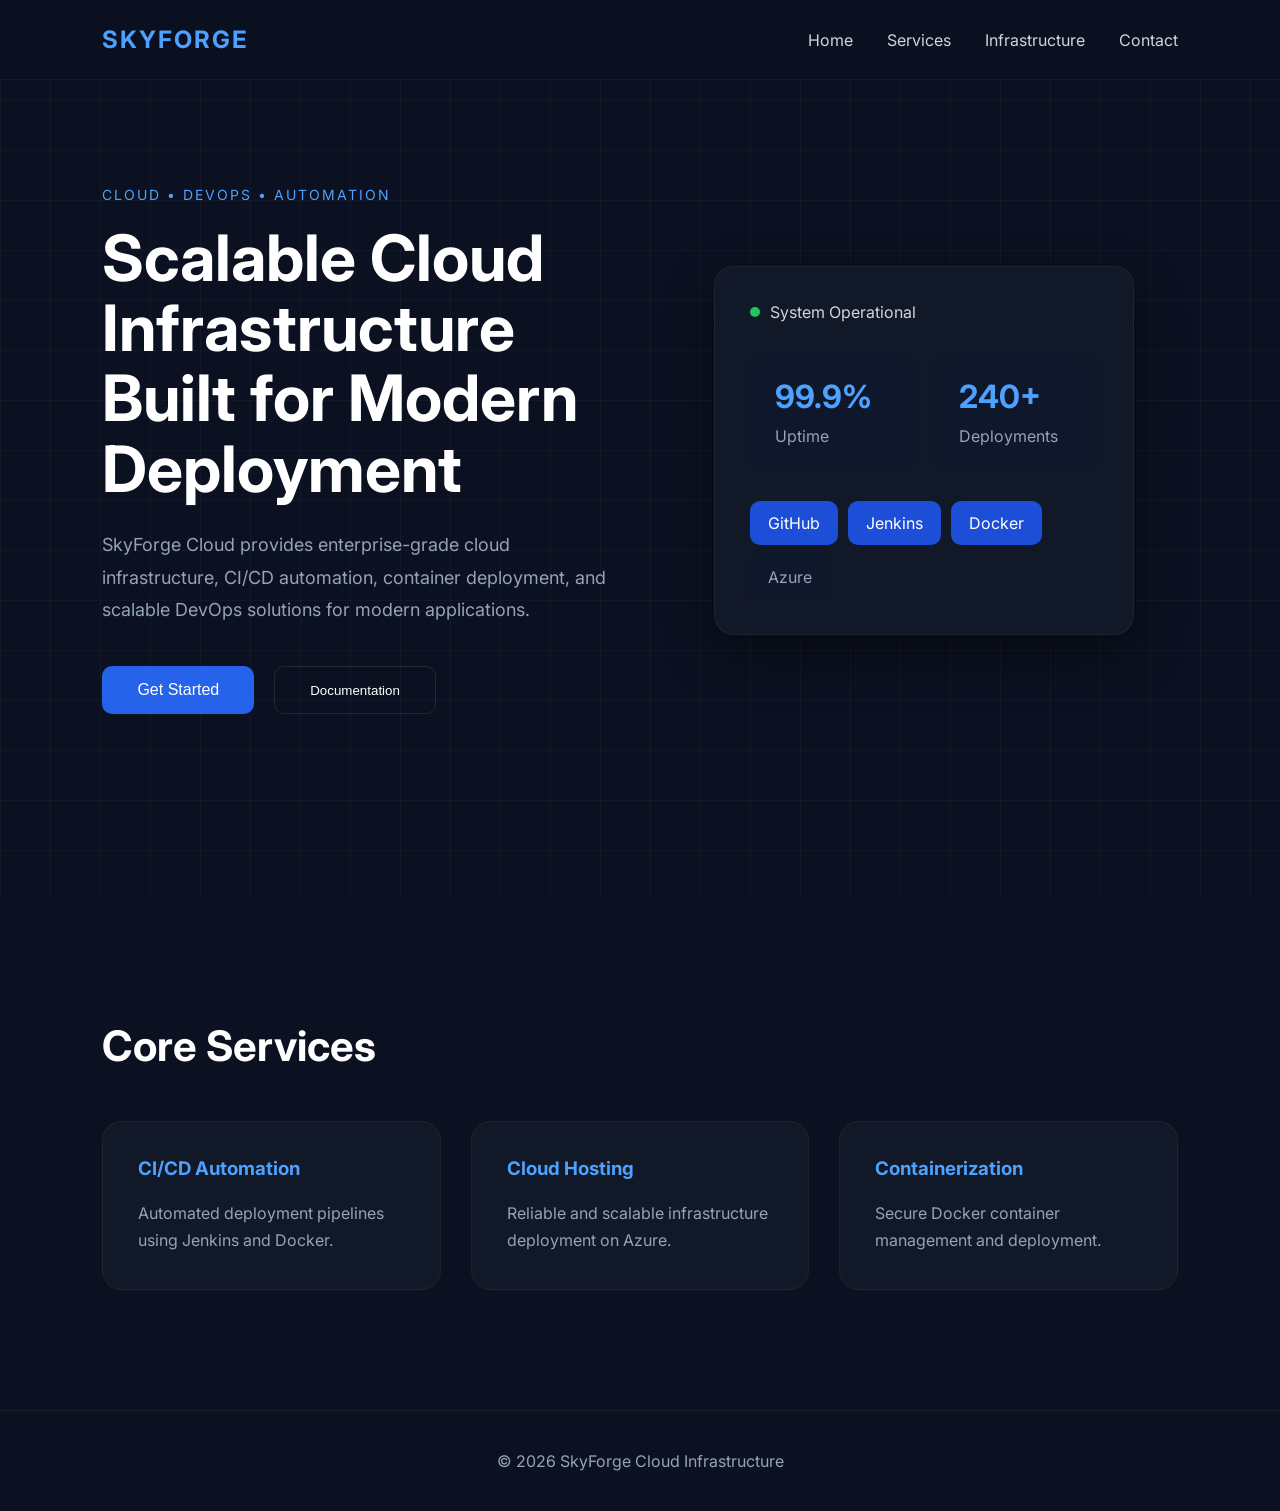
<file: index.html>
<!DOCTYPE html>
<html lang="en">
<head>
    <meta charset="UTF-8">
    <meta name="viewport" content="width=device-width, initial-scale=1.0">
    <title>SkyForge Cloud</title>

    <link rel="stylesheet" href="style.css">

    <link href="https://fonts.googleapis.com/css2?family=Inter:wght@300;400;500;600;700&display=swap" rel="stylesheet">
</head>
<body>

    <!-- BACKGROUND GRID -->

    <div class="grid-bg"></div>

    <!-- NAVBAR -->

    <header>

        <div class="logo">
            SKYFORGE
        </div>

        <nav>
            <a href="index.html">Home</a>
            <a href="services.html">Services</a>
            <a href="solutions.html">Infrastructure</a>
            <a href="contact.html">Contact</a>
        </nav>

    </header>

    <!-- HERO SECTION -->

    <section class="hero">

        <div class="hero-left">

            <p class="tag">
                CLOUD • DEVOPS • AUTOMATION
            </p>

            <h1>
                Scalable Cloud Infrastructure
                Built for Modern Deployment
            </h1>

            <p class="description">
                SkyForge Cloud provides enterprise-grade
                cloud infrastructure, CI/CD automation,
                container deployment, and scalable DevOps
                solutions for modern applications.
            </p>

            <div class="buttons">

                <button class="primary-btn">
                    Get Started
                </button>

                <button class="secondary-btn">
                    Documentation
                </button>

            </div>

        </div>

        <!-- RIGHT PANEL -->

        <div class="hero-right">

            <div class="dashboard-card">

                <div class="status">
                    <span class="dot"></span>
                    System Operational
                </div>

                <div class="stats">

                    <div class="stat-box">
                        <h2>99.9%</h2>
                        <p>Uptime</p>
                    </div>

                    <div class="stat-box">
                        <h2>240+</h2>
                        <p>Deployments</p>
                    </div>

                </div>

                <div class="pipeline">
                    <div class="pipe active">GitHub</div>
                    <div class="pipe active">Jenkins</div>
                    <div class="pipe active">Docker</div>
                    <div class="pipe">Azure</div>
                </div>

            </div>

        </div>

    </section>

    <!-- SERVICES -->

    <section class="services">

        <h2>Core Services</h2>

        <div class="service-container">

            <div class="service-card">
                <h3>CI/CD Automation</h3>
                <p>
                    Automated deployment pipelines using Jenkins and Docker.
                </p>
            </div>

            <div class="service-card">
                <h3>Cloud Hosting</h3>
                <p>
                    Reliable and scalable infrastructure deployment on Azure.
                </p>
            </div>

            <div class="service-card">
                <h3>Containerization</h3>
                <p>
                    Secure Docker container management and deployment.
                </p>
            </div>

        </div>

    </section>

    <!-- FOOTER -->

    <footer>
        <p>© 2026 SkyForge Cloud Infrastructure</p>
    </footer>

</body>
</html>
</file>
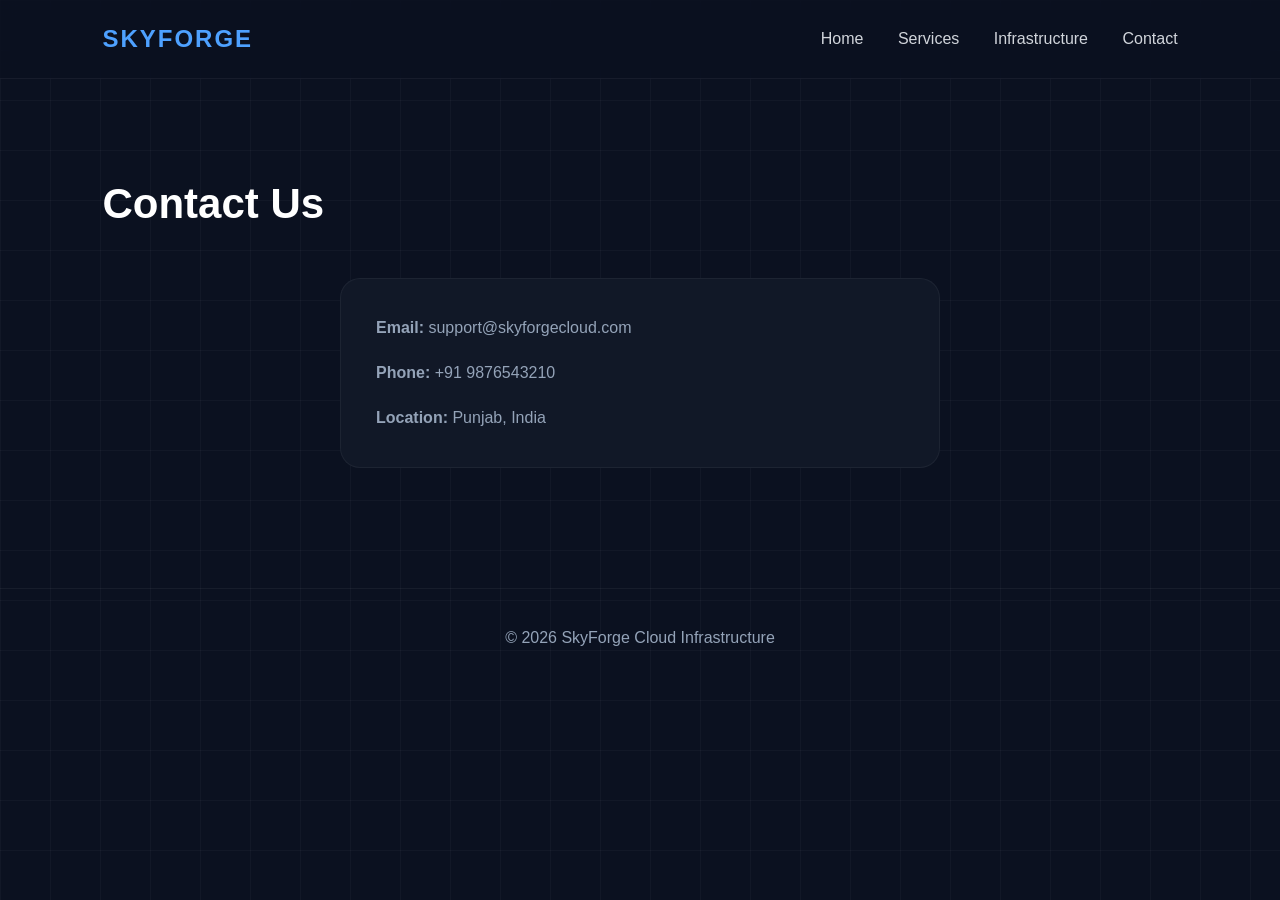
<file: contact.html>
<!DOCTYPE html>
<html lang="en">
<head>
    <meta charset="UTF-8">
    <meta name="viewport" content="width=device-width, initial-scale=1.0">
    <title>Contact | SkyForge</title>
    <link rel="stylesheet" href="style.css">
</head>
<body>

<div class="grid-bg"></div>

<header>
    <div class="logo">SKYFORGE</div>

    <nav>
        <a href="index.html">Home</a>
        <a href="services.html">Services</a>
        <a href="solutions.html">Infrastructure</a>
        <a href="contact.html">Contact</a>
    </nav>
</header>

<section class="services" style="padding-top:180px;">

    <h2>Contact Us</h2>

    <div class="service-card" style="max-width:600px; margin:auto;">

        <p><strong>Email:</strong> support@skyforgecloud.com</p>
        <br>
        <p><strong>Phone:</strong> +91 9876543210</p>
        <br>
        <p><strong>Location:</strong> Punjab, India</p>

    </div>

</section>

<footer>
    <p>© 2026 SkyForge Cloud Infrastructure</p>
</footer>

</body>
</html>
</file>
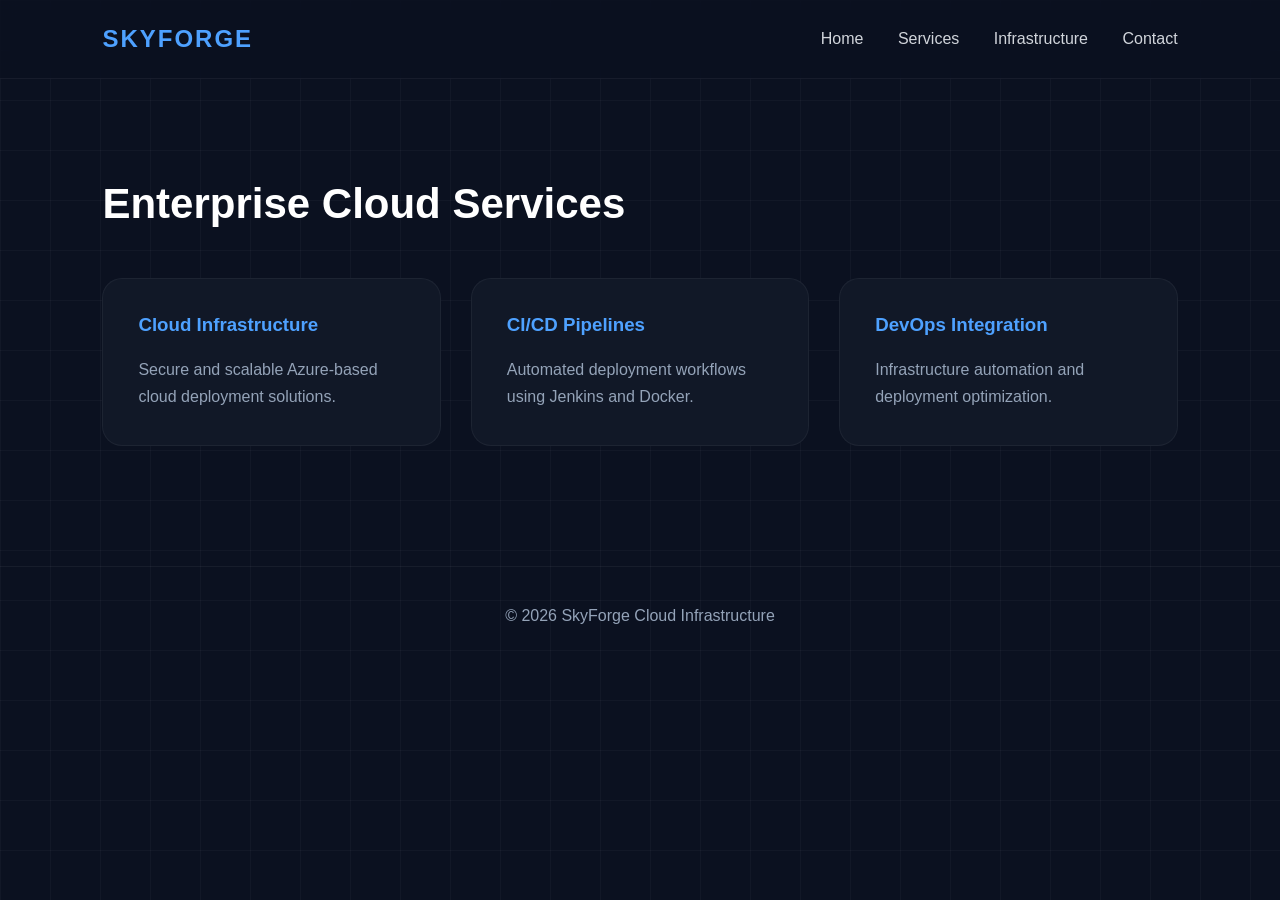
<file: services.html>
<!DOCTYPE html>
<html lang="en">
<head>
    <meta charset="UTF-8">
    <meta name="viewport" content="width=device-width, initial-scale=1.0">
    <title>Services | SkyForge</title>
    <link rel="stylesheet" href="style.css">
</head>
<body>

<div class="grid-bg"></div>

<header>
    <div class="logo">SKYFORGE</div>

    <nav>
        <a href="index.html">Home</a>
        <a href="services.html">Services</a>
        <a href="solutions.html">Infrastructure</a>
        <a href="contact.html">Contact</a>
    </nav>
</header>

<section class="services" style="padding-top:180px;">

    <h2>Enterprise Cloud Services</h2>

    <div class="service-container">

        <div class="service-card">
            <h3>Cloud Infrastructure</h3>
            <p>Secure and scalable Azure-based cloud deployment solutions.</p>
        </div>

        <div class="service-card">
            <h3>CI/CD Pipelines</h3>
            <p>Automated deployment workflows using Jenkins and Docker.</p>
        </div>

        <div class="service-card">
            <h3>DevOps Integration</h3>
            <p>Infrastructure automation and deployment optimization.</p>
        </div>

    </div>

</section>

<footer>
    <p>© 2026 SkyForge Cloud Infrastructure</p>
</footer>

</body>
</html>
</file>
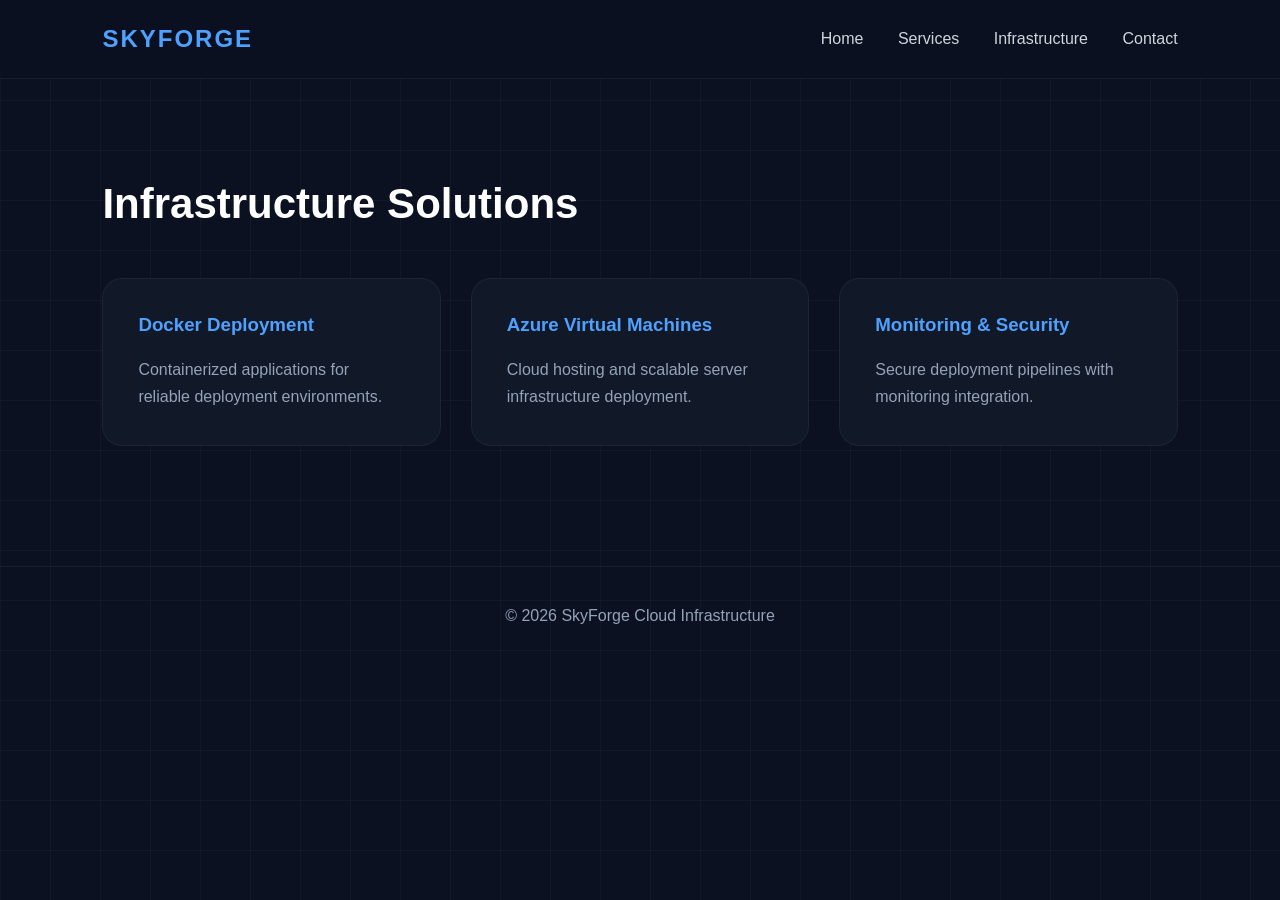
<file: solutions.html>
<!DOCTYPE html>
<html lang="en">
<head>
    <meta charset="UTF-8">
    <meta name="viewport" content="width=device-width, initial-scale=1.0">
    <title>Infrastructure | SkyForge</title>
    <link rel="stylesheet" href="style.css">
</head>
<body>

<div class="grid-bg"></div>

<header>
    <div class="logo">SKYFORGE</div>

    <nav>
        <a href="index.html">Home</a>
        <a href="services.html">Services</a>
        <a href="solutions.html">Infrastructure</a>
        <a href="contact.html">Contact</a>
    </nav>
</header>

<section class="services" style="padding-top:180px;">

    <h2>Infrastructure Solutions</h2>

    <div class="service-container">

        <div class="service-card">
            <h3>Docker Deployment</h3>
            <p>Containerized applications for reliable deployment environments.</p>
        </div>

        <div class="service-card">
            <h3>Azure Virtual Machines</h3>
            <p>Cloud hosting and scalable server infrastructure deployment.</p>
        </div>

        <div class="service-card">
            <h3>Monitoring & Security</h3>
            <p>Secure deployment pipelines with monitoring integration.</p>
        </div>

    </div>

</section>

<footer>
    <p>© 2026 SkyForge Cloud Infrastructure</p>
</footer>

</body>
</html>
</file>
<file: style.css>
*{
    margin:0;
    padding:0;
    box-sizing:border-box;
}

body{
    font-family:'Inter',sans-serif;
    background:#0b1120;
    color:white;
    overflow-x:hidden;
}

/* GRID BACKGROUND */

.grid-bg{
    position:fixed;
    width:100%;
    height:100%;
    background-image:
    linear-gradient(rgba(255,255,255,0.03) 1px, transparent 1px),
    linear-gradient(90deg, rgba(255,255,255,0.03) 1px, transparent 1px);

    background-size:50px 50px;

    z-index:-1;
}

/* NAVBAR */

header{
    width:100%;
    padding:25px 8%;
    display:flex;
    justify-content:space-between;
    align-items:center;
    position:fixed;

    background:rgba(11,17,32,0.85);
    backdrop-filter:blur(8px);

    border-bottom:1px solid rgba(255,255,255,0.05);
}

.logo{
    font-size:24px;
    font-weight:700;
    letter-spacing:2px;
    color:#4ea1ff;
}

nav a{
    color:#d1d5db;
    text-decoration:none;
    margin-left:30px;
    transition:0.3s;
}

nav a:hover{
    color:white;
}

/* HERO */

.hero{
    min-height:100vh;
    display:flex;
    align-items:center;
    justify-content:space-between;
    padding:0 8%;
    gap:60px;
}

.hero-left{
    flex:1;
}

.tag{
    color:#4ea1ff;
    margin-bottom:20px;
    letter-spacing:2px;
    font-size:14px;
}

.hero-left h1{
    font-size:64px;
    line-height:1.1;
    margin-bottom:25px;
    max-width:700px;
}

.description{
    color:#94a3b8;
    font-size:18px;
    line-height:1.8;
    max-width:650px;
}

/* BUTTONS */

.buttons{
    margin-top:40px;
    display:flex;
    gap:20px;
}

.primary-btn{
    background:#2563eb;
    color:white;
    border:none;
    padding:15px 35px;
    border-radius:10px;
    cursor:pointer;
    font-size:16px;
    transition:0.3s;
}

.primary-btn:hover{
    background:#1d4ed8;
}

.secondary-btn{
    background:transparent;
    color:white;
    border:1px solid rgba(255,255,255,0.1);
    padding:15px 35px;
    border-radius:10px;
    cursor:pointer;
}

/* RIGHT PANEL */

.hero-right{
    flex:1;
    display:flex;
    justify-content:center;
}

.dashboard-card{
    width:420px;
    background:#111827;
    border:1px solid rgba(255,255,255,0.05);
    border-radius:20px;
    padding:35px;

    box-shadow:0 20px 50px rgba(0,0,0,0.4);
}

.status{
    display:flex;
    align-items:center;
    gap:10px;
    margin-bottom:30px;
    color:#d1d5db;
}

.dot{
    width:10px;
    height:10px;
    background:#22c55e;
    border-radius:50%;
}

.stats{
    display:flex;
    gap:20px;
    margin-bottom:30px;
}

.stat-box{
    flex:1;
    background:#0f172a;
    padding:25px;
    border-radius:15px;
}

.stat-box h2{
    font-size:32px;
    color:#4ea1ff;
}

.stat-box p{
    margin-top:10px;
    color:#94a3b8;
}

/* PIPELINE */

.pipeline{
    display:flex;
    gap:10px;
    flex-wrap:wrap;
}

.pipe{
    padding:12px 18px;
    background:#0f172a;
    border-radius:10px;
    color:#94a3b8;
}

.active{
    background:#1d4ed8;
    color:white;
}

/* SERVICES */

.services{
    padding:120px 8%;
}

.services h2{
    font-size:42px;
    margin-bottom:50px;
}

.service-container{
    display:flex;
    gap:30px;
    flex-wrap:wrap;
}

.service-card{
    flex:1;
    min-width:280px;

    background:#111827;

    border:1px solid rgba(255,255,255,0.05);

    padding:35px;

    border-radius:20px;

    transition:0.3s;
}

.service-card:hover{
    transform:translateY(-8px);
    border-color:#2563eb;
}

.service-card h3{
    margin-bottom:20px;
    color:#4ea1ff;
}

.service-card p{
    color:#94a3b8;
    line-height:1.7;
}

/* FOOTER */

footer{
    padding:40px;
    text-align:center;
    border-top:1px solid rgba(255,255,255,0.05);
    color:#94a3b8;
}
</file>
